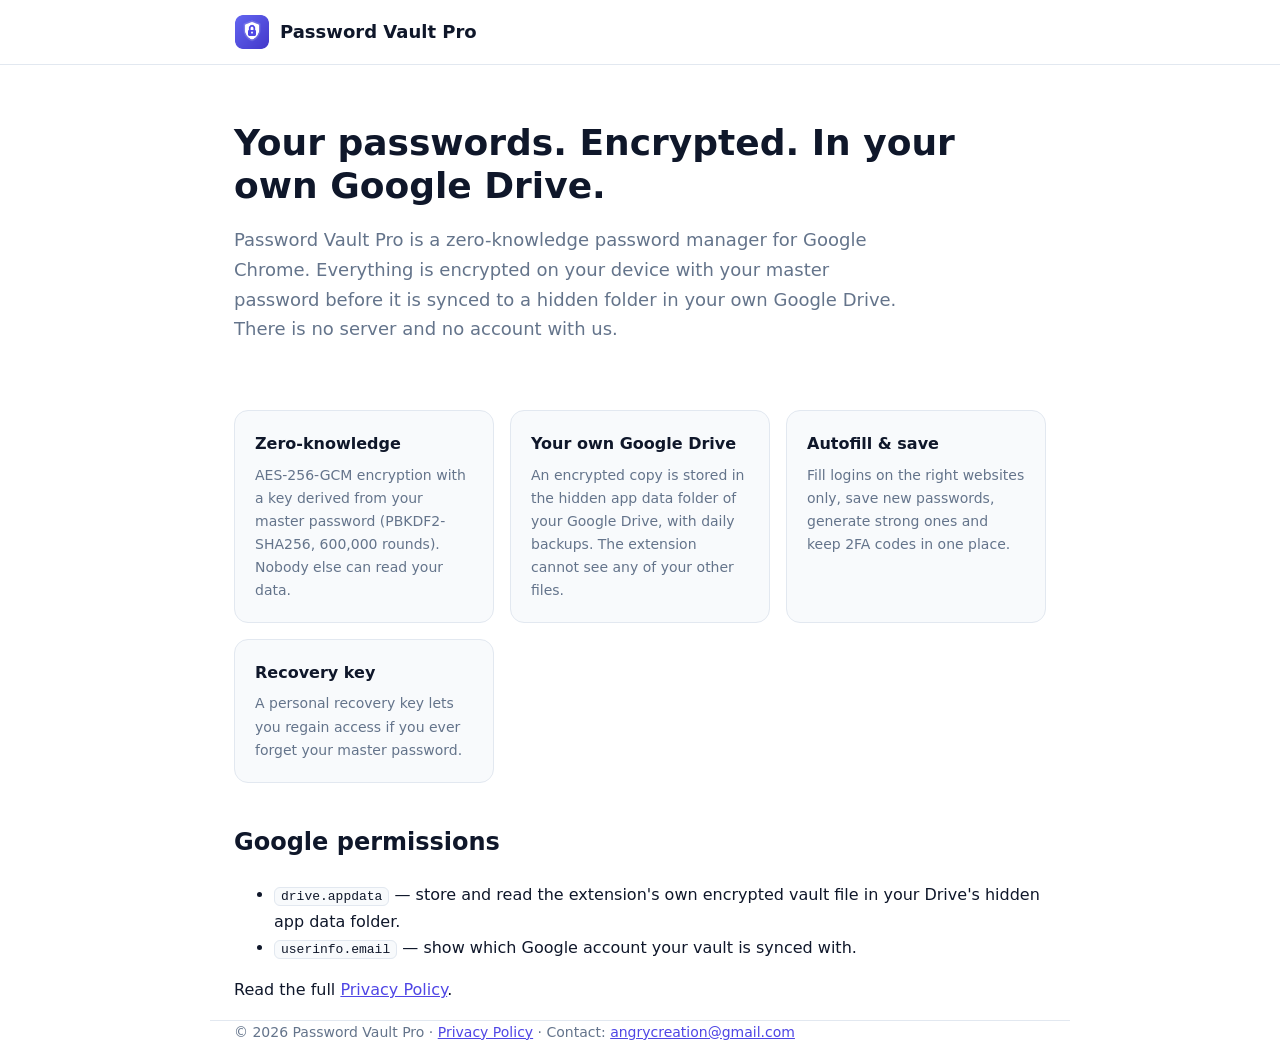
<file: index.html>
<!doctype html>
<html lang="en">
<head>
  <meta charset="UTF-8" />
  <meta name="viewport" content="width=device-width, initial-scale=1" />
  <title>Password Vault Pro — Private password manager for Chrome</title>
  <meta name="description" content="Password Vault Pro is a zero-knowledge password manager for Google Chrome with encrypted sync to your own Google Drive." />
  <link rel="icon" href="icon.png" />
  <link rel="stylesheet" href="style.css" />
</head>
<body>
  <header>
    <div class="wrap brand"><img src="icon.png" alt="" width="36" height="36" /> <span>Password Vault Pro</span></div>
  </header>
  <main class="wrap">
    <section class="hero">
      <h1>Your passwords. Encrypted. In your own Google Drive.</h1>
      <p>Password Vault Pro is a zero-knowledge password manager for Google Chrome. Everything is encrypted on your device with your master password before it is synced to a hidden folder in your own Google Drive. There is no server and no account with us.</p>
    </section>
    <section class="grid">
      <div class="card"><h3>Zero-knowledge</h3><p>AES-256-GCM encryption with a key derived from your master password (PBKDF2-SHA256, 600,000 rounds). Nobody else can read your data.</p></div>
      <div class="card"><h3>Your own Google Drive</h3><p>An encrypted copy is stored in the hidden app data folder of your Google Drive, with daily backups. The extension cannot see any of your other files.</p></div>
      <div class="card"><h3>Autofill &amp; save</h3><p>Fill logins on the right websites only, save new passwords, generate strong ones and keep 2FA codes in one place.</p></div>
      <div class="card"><h3>Recovery key</h3><p>A personal recovery key lets you regain access if you ever forget your master password.</p></div>
    </section>
    <section>
      <h2>Google permissions</h2>
      <ul>
        <li><code>drive.appdata</code> — store and read the extension's own encrypted vault file in your Drive's hidden app data folder.</li>
        <li><code>userinfo.email</code> — show which Google account your vault is synced with.</li>
      </ul>
      <p>Read the full <a href="privacy.html">Privacy Policy</a>.</p>
    </section>
  </main>
  <footer class="wrap">© 2026 Password Vault Pro · <a href="privacy.html">Privacy Policy</a> · Contact: <a href="mailto:angrycreation@gmail.com">angrycreation@gmail.com</a></footer>
</body>
</html>
</file>
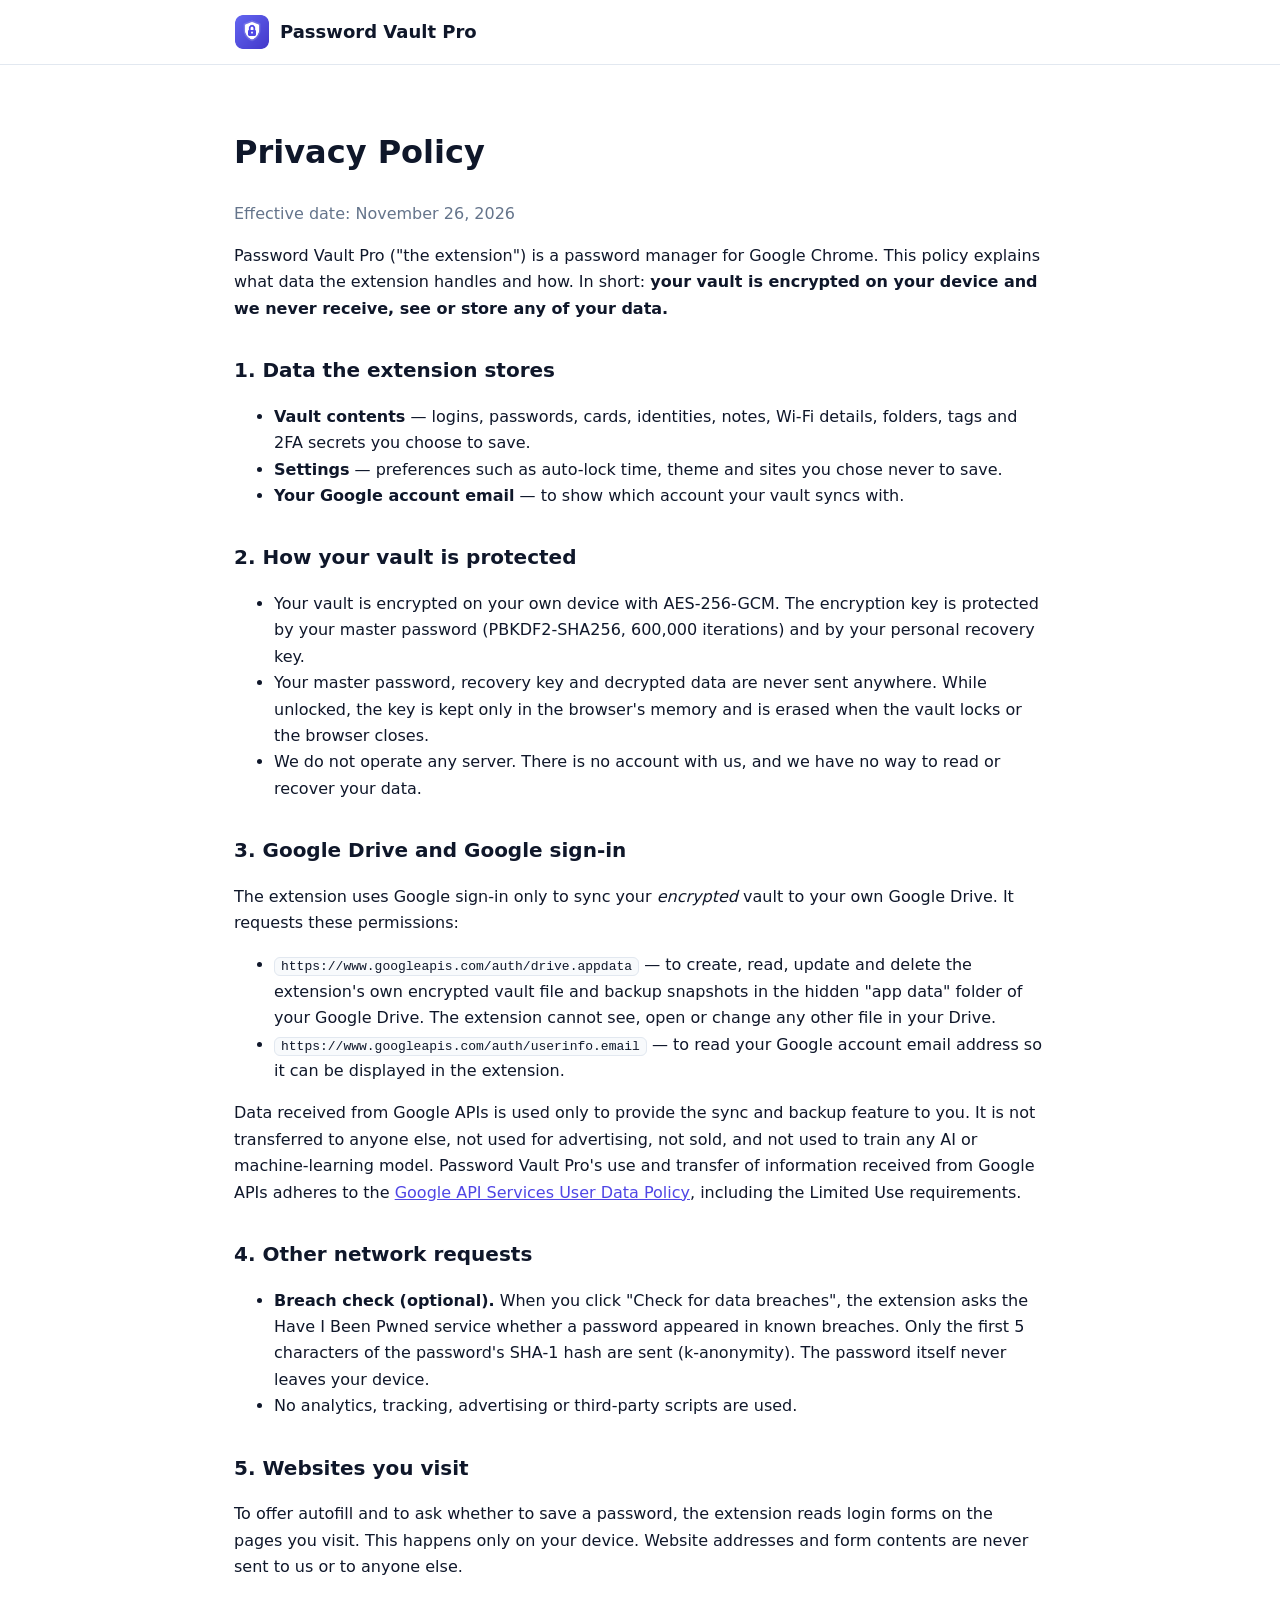
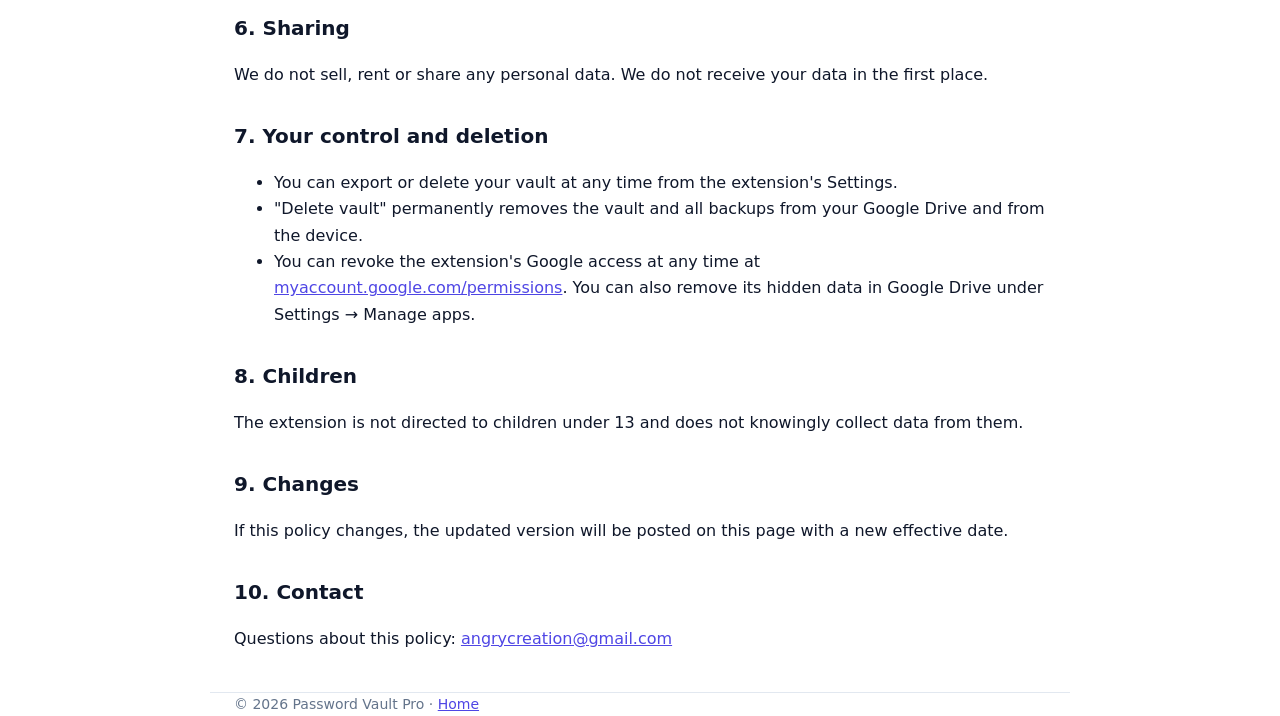
<file: privacy.html>
<!doctype html>
<html lang="en">
<head>
  <meta charset="UTF-8" />
  <meta name="viewport" content="width=device-width, initial-scale=1" />
  <title>Privacy Policy — Password Vault Pro</title>
  <link rel="icon" href="icon.png" />
  <link rel="stylesheet" href="style.css" />
</head>
<body>
  <header>
    <div class="wrap brand"><a href="index.html"><img src="icon.png" alt="" width="36" height="36" /> <span>Password Vault Pro</span></a></div>
  </header>
  <main class="wrap doc">
    <h1>Privacy Policy</h1>
    <p class="muted">Effective date: November 26, 2026</p>

    <p>Password Vault Pro ("the extension") is a password manager for Google Chrome. This policy explains what data the extension handles and how. In short: <strong>your vault is encrypted on your device and we never receive, see or store any of your data.</strong></p>

    <h2>1. Data the extension stores</h2>
    <ul>
      <li><strong>Vault contents</strong> — logins, passwords, cards, identities, notes, Wi-Fi details, folders, tags and 2FA secrets you choose to save.</li>
      <li><strong>Settings</strong> — preferences such as auto-lock time, theme and sites you chose never to save.</li>
      <li><strong>Your Google account email</strong> — to show which account your vault syncs with.</li>
    </ul>

    <h2>2. How your vault is protected</h2>
    <ul>
      <li>Your vault is encrypted on your own device with AES-256-GCM. The encryption key is protected by your master password (PBKDF2-SHA256, 600,000 iterations) and by your personal recovery key.</li>
      <li>Your master password, recovery key and decrypted data are never sent anywhere. While unlocked, the key is kept only in the browser's memory and is erased when the vault locks or the browser closes.</li>
      <li>We do not operate any server. There is no account with us, and we have no way to read or recover your data.</li>
    </ul>

    <h2>3. Google Drive and Google sign-in</h2>
    <p>The extension uses Google sign-in only to sync your <em>encrypted</em> vault to your own Google Drive. It requests these permissions:</p>
    <ul>
      <li><code>https://www.googleapis.com/auth/drive.appdata</code> — to create, read, update and delete the extension's own encrypted vault file and backup snapshots in the hidden "app data" folder of your Google Drive. The extension cannot see, open or change any other file in your Drive.</li>
      <li><code>https://www.googleapis.com/auth/userinfo.email</code> — to read your Google account email address so it can be displayed in the extension.</li>
    </ul>
    <p>Data received from Google APIs is used only to provide the sync and backup feature to you. It is not transferred to anyone else, not used for advertising, not sold, and not used to train any AI or machine-learning model. Password Vault Pro's use and transfer of information received from Google APIs adheres to the <a href="https://developers.google.com/terms/api-services-user-data-policy">Google API Services User Data Policy</a>, including the Limited Use requirements.</p>

    <h2>4. Other network requests</h2>
    <ul>
      <li><strong>Breach check (optional).</strong> When you click "Check for data breaches", the extension asks the Have I Been Pwned service whether a password appeared in known breaches. Only the first 5 characters of the password's SHA-1 hash are sent (k-anonymity). The password itself never leaves your device.</li>
      <li>No analytics, tracking, advertising or third-party scripts are used.</li>
    </ul>

    <h2>5. Websites you visit</h2>
    <p>To offer autofill and to ask whether to save a password, the extension reads login forms on the pages you visit. This happens only on your device. Website addresses and form contents are never sent to us or to anyone else.</p>

    <h2>6. Sharing</h2>
    <p>We do not sell, rent or share any personal data. We do not receive your data in the first place.</p>

    <h2>7. Your control and deletion</h2>
    <ul>
      <li>You can export or delete your vault at any time from the extension's Settings.</li>
      <li>"Delete vault" permanently removes the vault and all backups from your Google Drive and from the device.</li>
      <li>You can revoke the extension's Google access at any time at <a href="https://myaccount.google.com/permissions">myaccount.google.com/permissions</a>. You can also remove its hidden data in Google Drive under Settings → Manage apps.</li>
    </ul>

    <h2>8. Children</h2>
    <p>The extension is not directed to children under 13 and does not knowingly collect data from them.</p>

    <h2>9. Changes</h2>
    <p>If this policy changes, the updated version will be posted on this page with a new effective date.</p>

    <h2>10. Contact</h2>
    <p>Questions about this policy: <a href="mailto:angrycreation@gmail.com">angrycreation@gmail.com</a></p>
  </main>
  <footer class="wrap">© 2026 Password Vault Pro · <a href="index.html">Home</a></footer>
</body>
</html>
</file>
<file: style.css>
:root { color-scheme: light dark; --fg: #0f172a; --muted: #64748b; --bg: #ffffff; --card: #f8fafc; --line: #e2e8f0; --brand: #4f46e5; }
@media (prefers-color-scheme: dark) { :root { --fg: #e2e8f0; --muted: #94a3b8; --bg: #020617; --card: #0f172a; --line: #1e293b; --brand: #818cf8; } }
* { box-sizing: border-box; }
body { margin: 0; font: 16px/1.65 "Segoe UI", system-ui, -apple-system, Roboto, Arial, sans-serif; color: var(--fg); background: var(--bg); }
.wrap { max-width: 860px; margin: 0 auto; padding: 0 24px; }
header { border-bottom: 1px solid var(--line); }
.brand { display: flex; align-items: center; gap: 10px; height: 64px; font-weight: 600; font-size: 18px; }
.brand a { display: flex; align-items: center; gap: 10px; color: inherit; text-decoration: none; }
a { color: var(--brand); }
.hero { padding: 56px 0 24px; }
.hero h1 { font-size: 36px; line-height: 1.2; margin: 0 0 16px; }
.hero p { color: var(--muted); font-size: 18px; max-width: 680px; }
.grid { display: grid; grid-template-columns: repeat(auto-fit, minmax(240px, 1fr)); gap: 16px; margin: 24px 0 40px; }
.card { background: var(--card); border: 1px solid var(--line); border-radius: 14px; padding: 20px; }
.card h3 { margin: 0 0 6px; font-size: 16px; }
.card p { margin: 0; color: var(--muted); font-size: 14px; }
.doc { padding: 40px 24px 24px; }
.doc h2 { font-size: 20px; margin-top: 32px; }
.muted { color: var(--muted); }
code { font-size: 13px; background: var(--card); border: 1px solid var(--line); border-radius: 6px; padding: 1px 6px; word-break: break-all; }
footer { color: var(--muted); font-size: 14px; padding: 32px 24px 48px; border-top: 1px solid var(--line); margin-top: 40px; }
</file>
